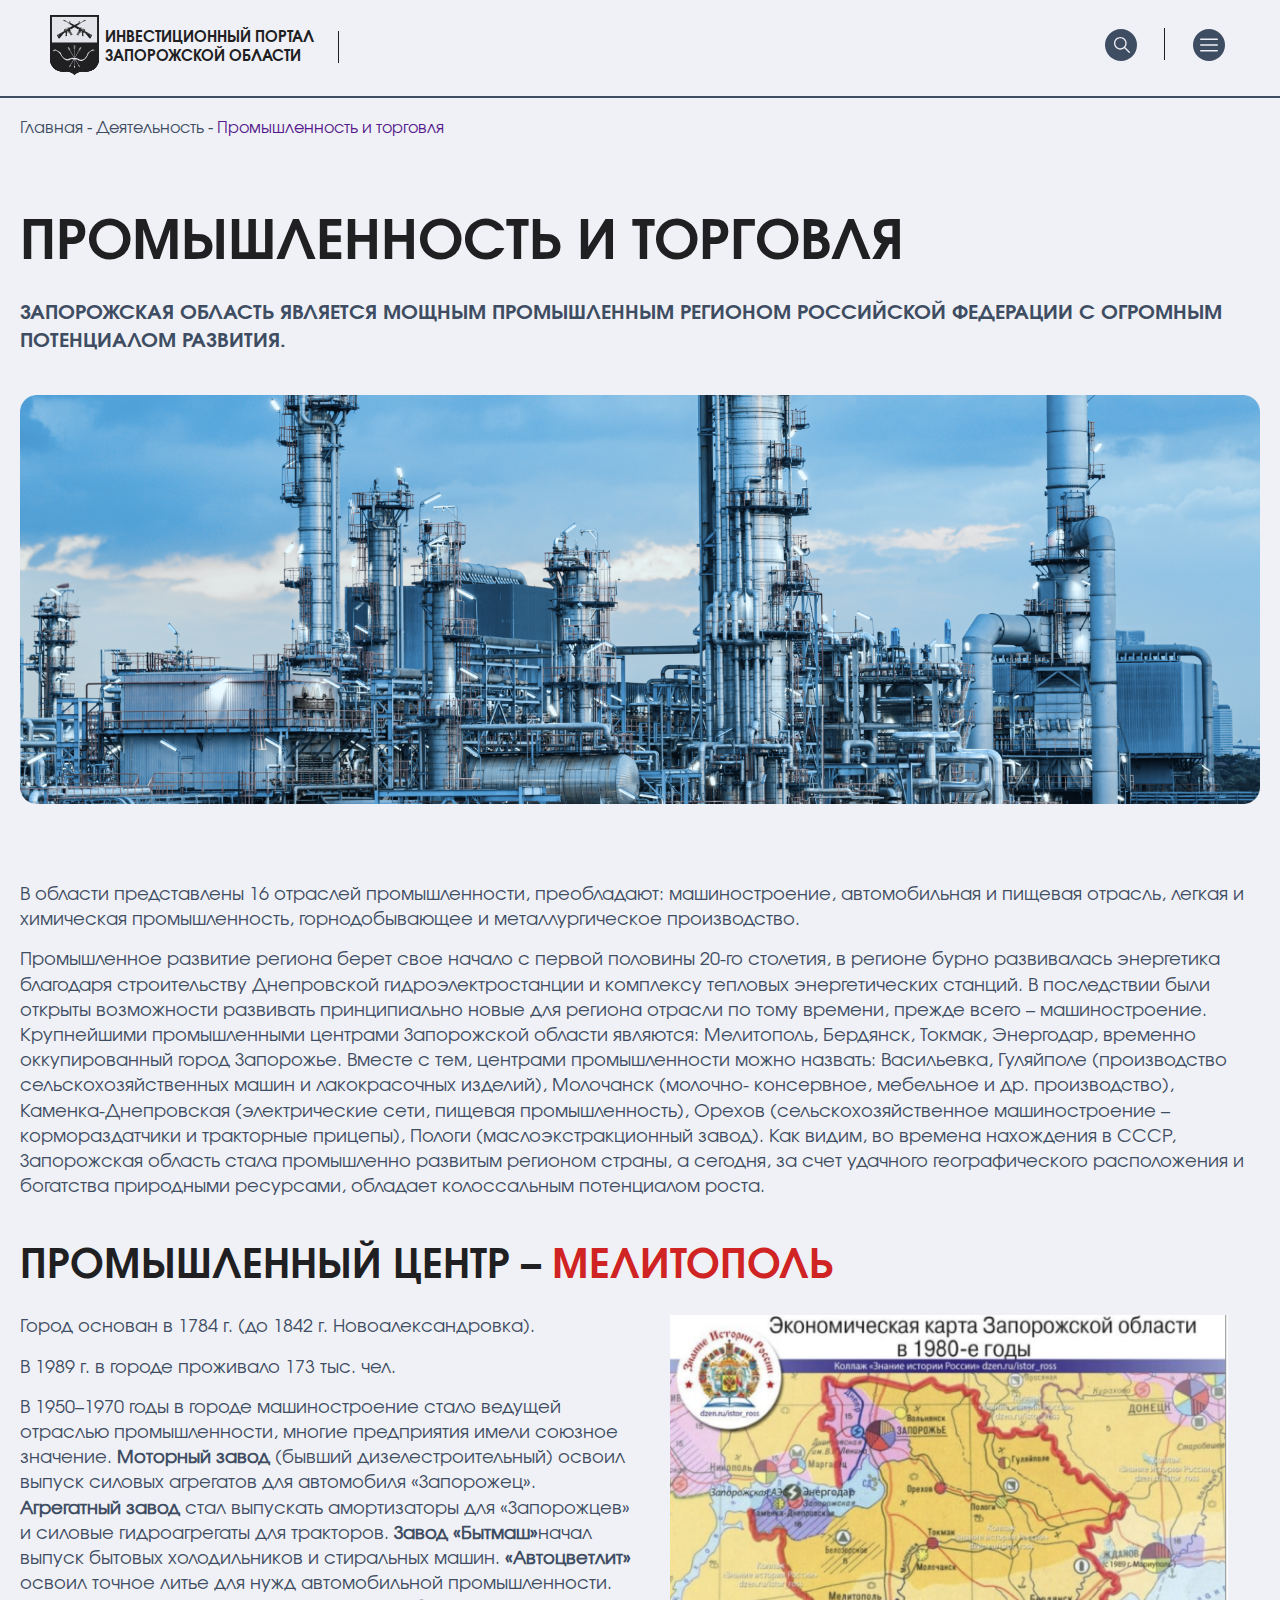
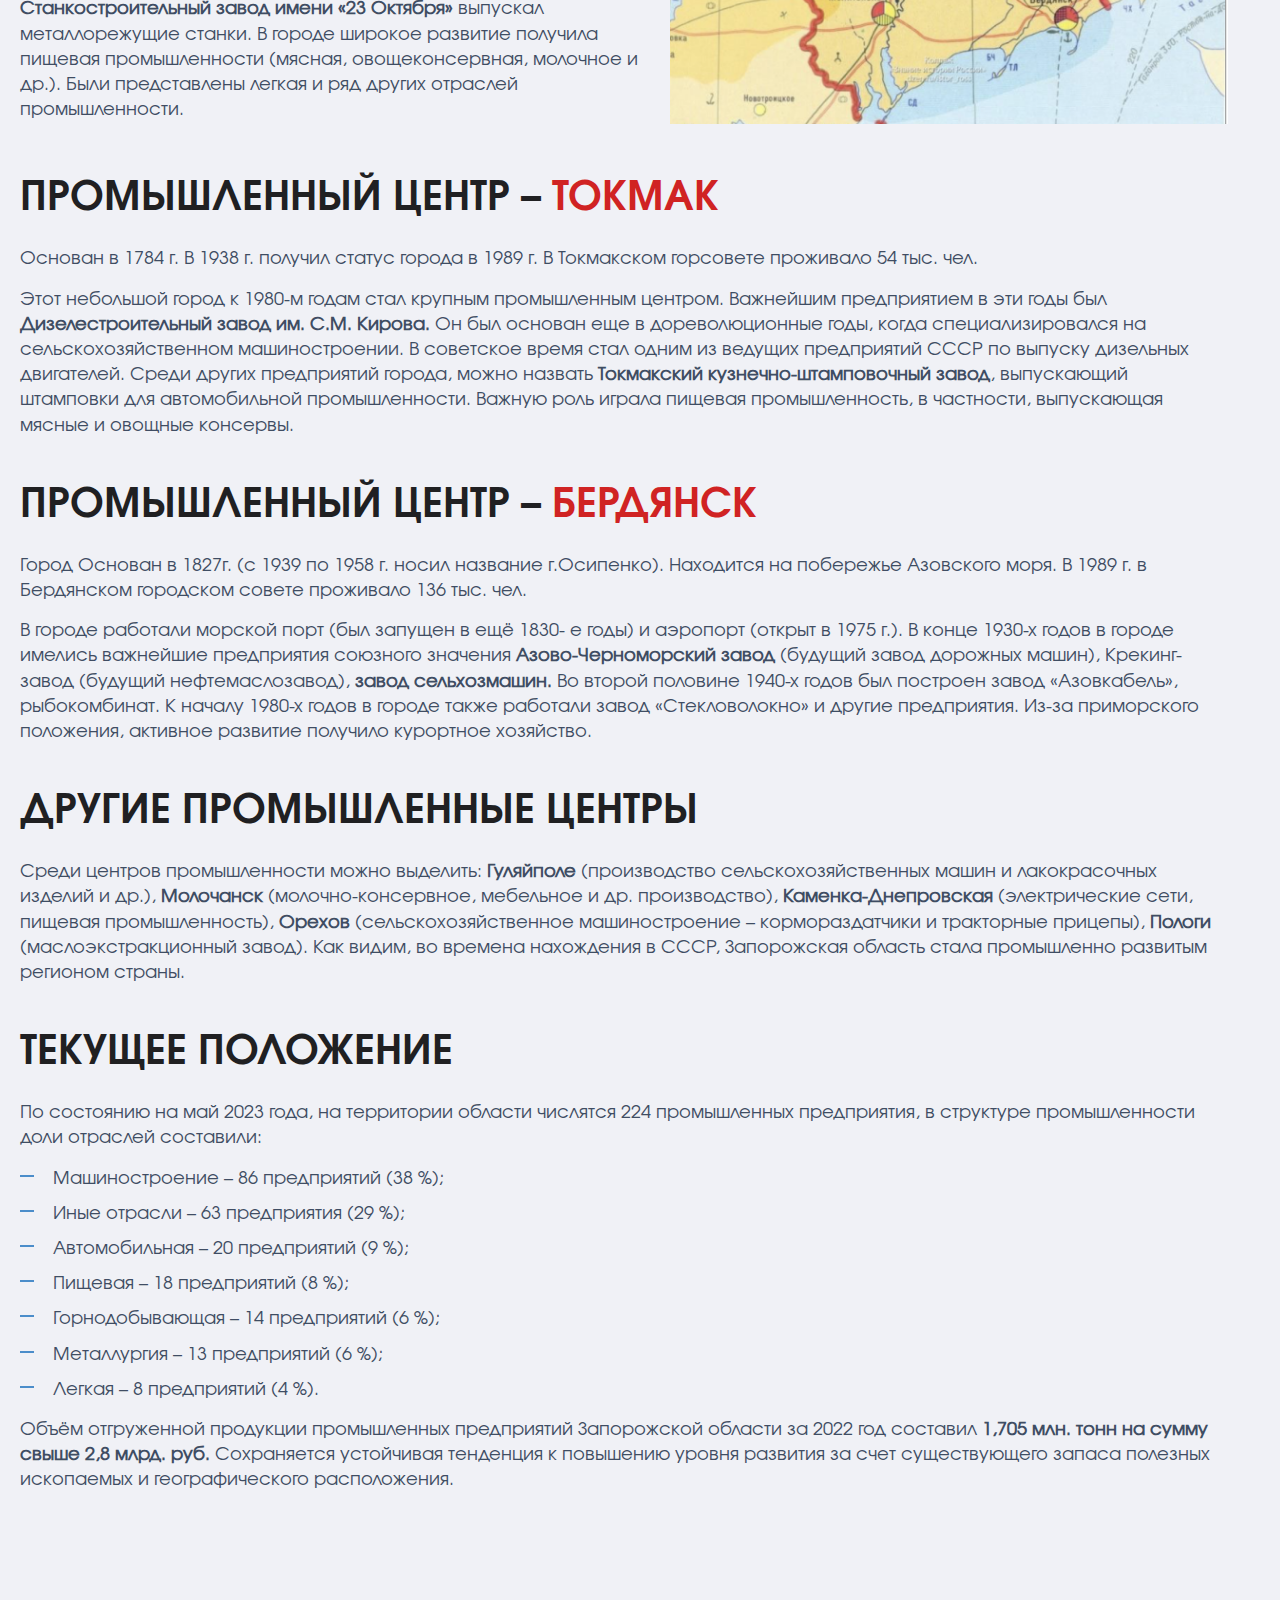
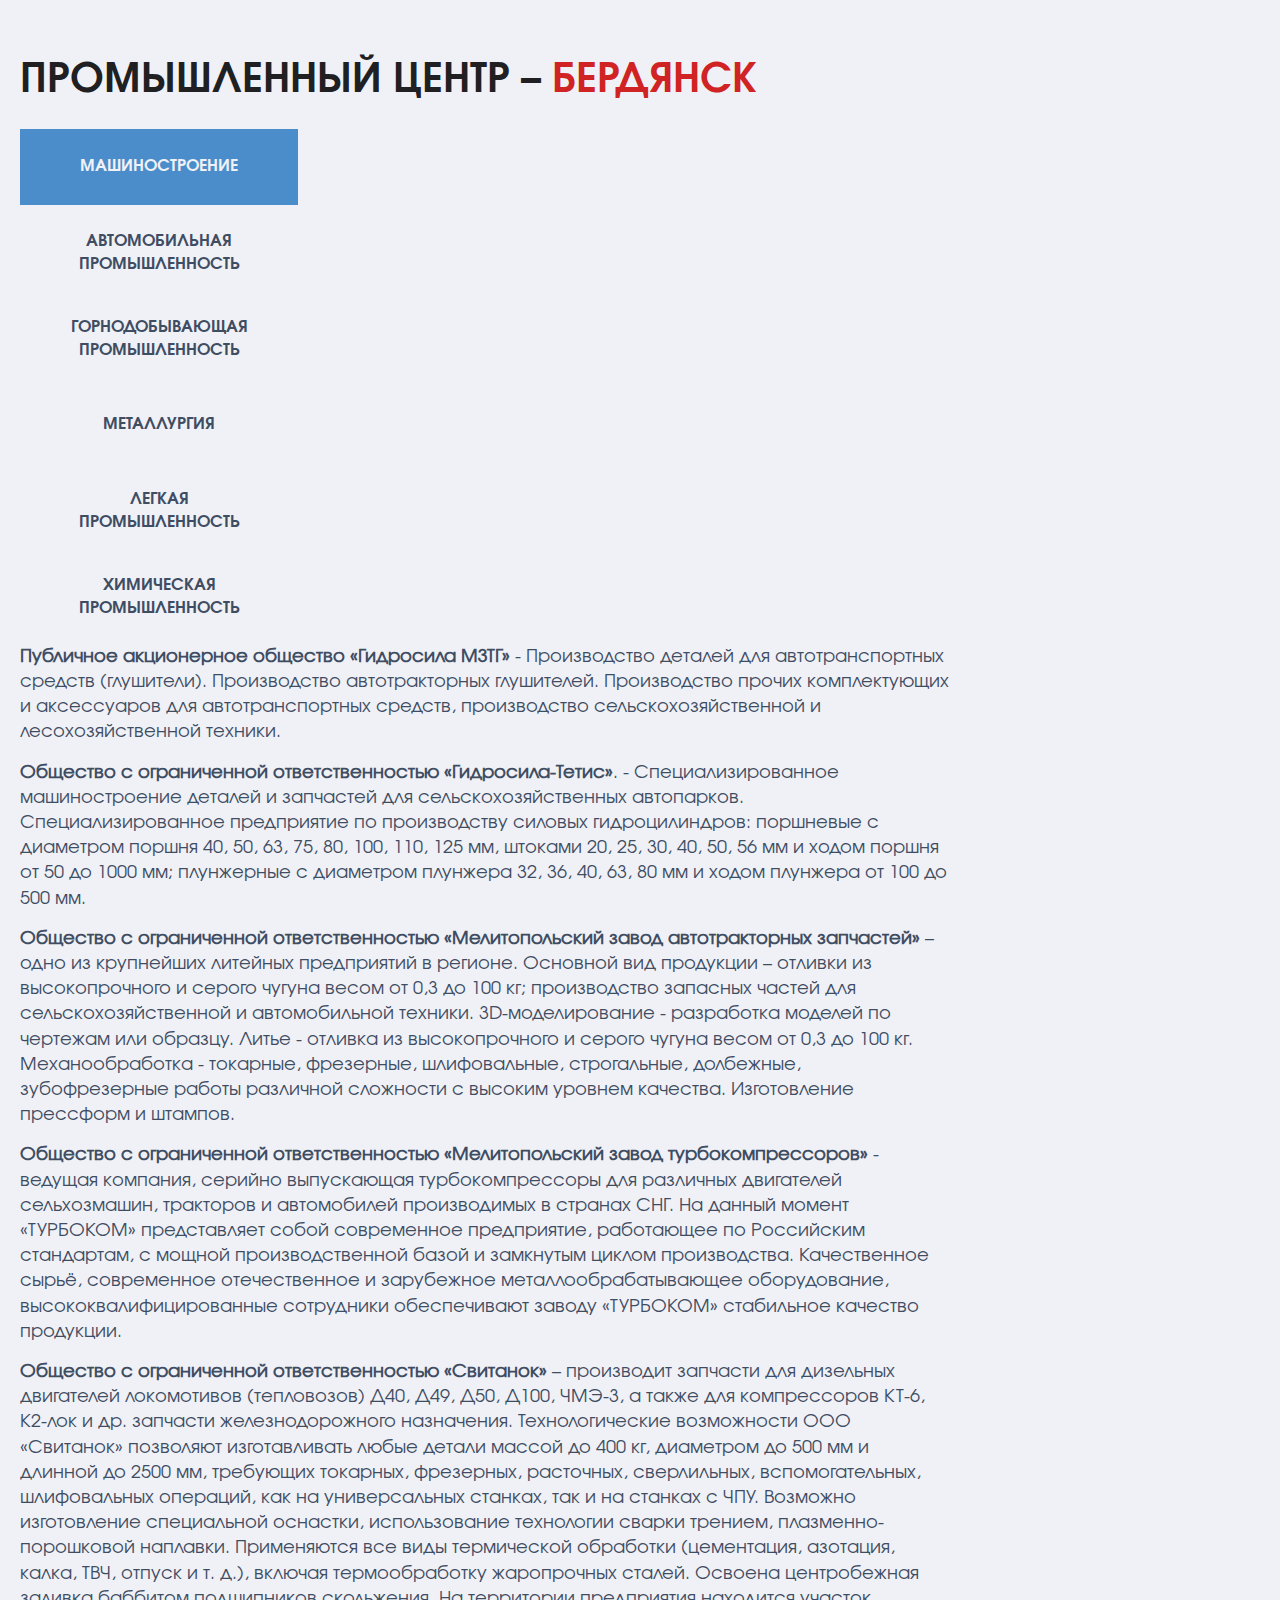
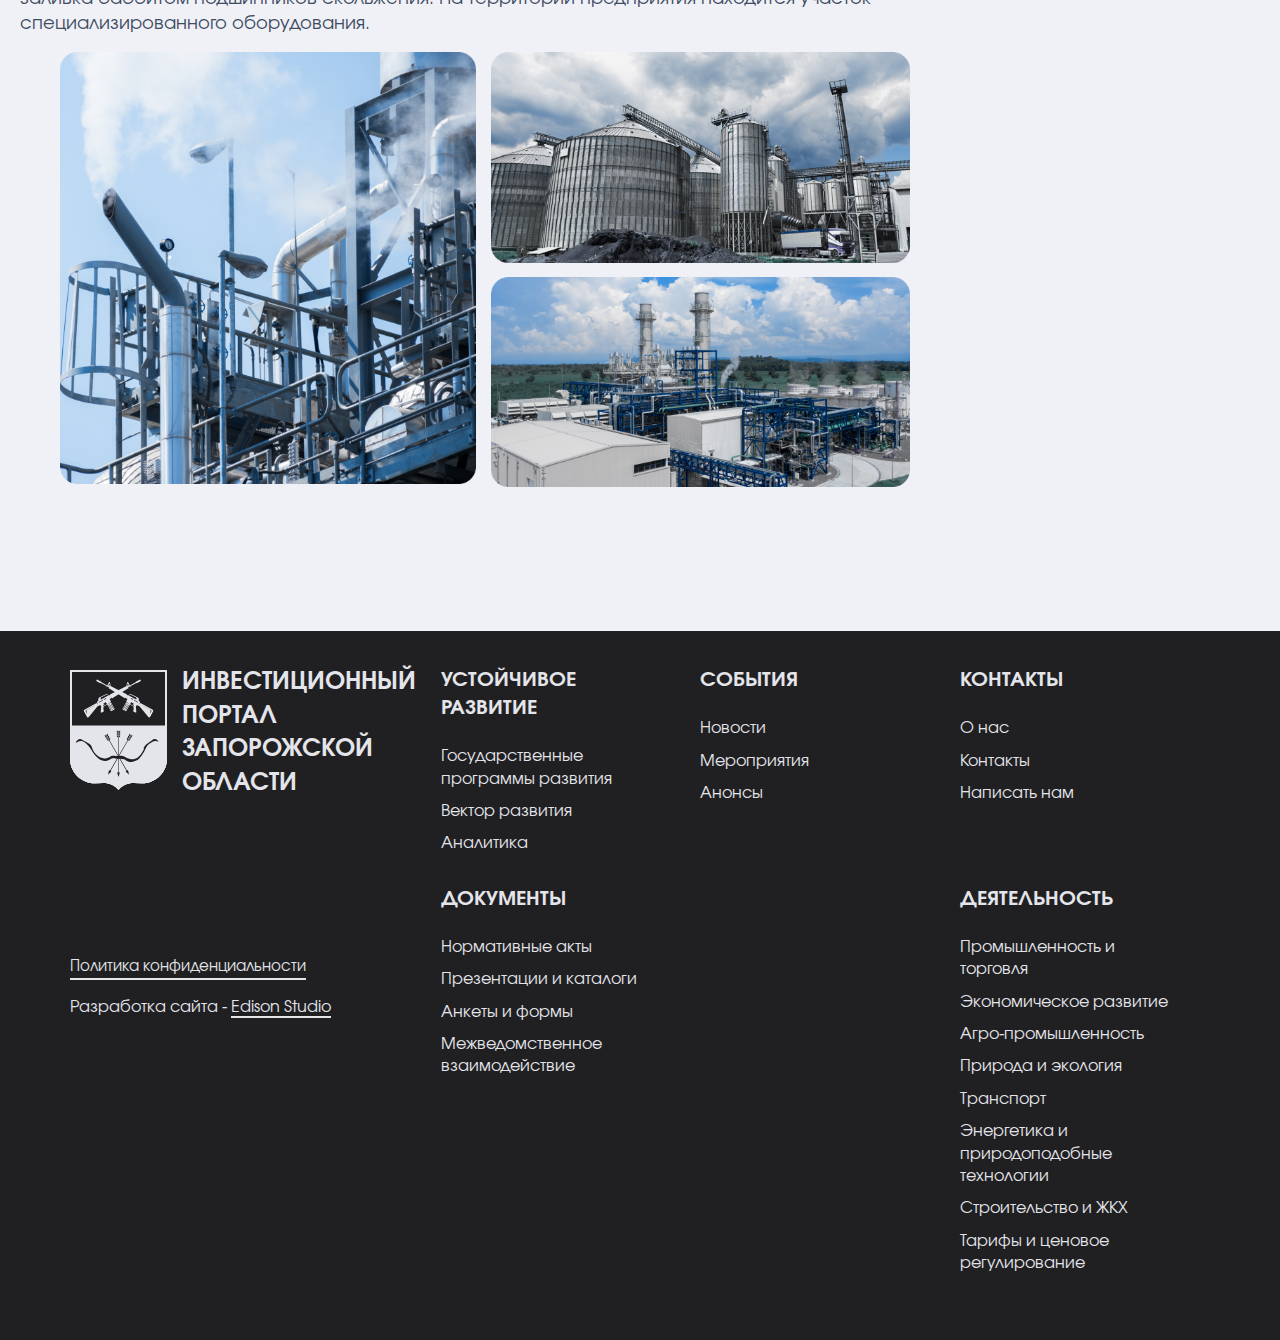
<file: index.html>
<!DOCTYPE html>
<html lang="ru">
  <head>
    <meta charset="utf-8">
    <meta http-equiv="X-UA-Compatible" content="IE=edge">
    <meta name="viewport" content="width=device-width, initial-scale=1">
    <!-- The above 3 meta tags *must* come first in the head; any other head content must come *after* these tags -->
    <title></title>

    <!-- CSS -->
    <link href="css/main.css" rel="stylesheet">
    <link href="css/media.css" rel="stylesheet">

    <link href="slick/slick.css" rel="stylesheet">
    <link href="slick/slick-theme.css" rel="stylesheet">
    <!-- HTML5 shim and Respond.js for IE8 support of HTML5 elements and media queries -->
    <!-- WARNING: Respond.js doesn't work if you view the page via file:// -->
    <!--[if lt IE 9]>
      <script src="https://oss.maxcdn.com/html5shiv/3.7.2/html5shiv.min.js"></script>
      <script src="https://oss.maxcdn.com/respond/1.4.2/respond.min.js"></script>
    <![endif]-->
  </head>
   
  
  <body>



<nav class="mt-mobile nav-open">
      <div class="mt-munu-mb">          
        <div class="header-navigation-wr">
          <div class="header-navigation">
              sadadasda
          </div>   
        </div>  
      </div>  
    </nav>





<section class="content-background">

    <header>
        <div class="container top-menu">
          <div class="logo-bl">
            <div class="logo-img"><img src="images/logo.svg"></div>
            <div class="ligo-text">Инвестиционный портал<br> Запорожской области</div>
          </div>
          <div class="header-menu">
            <nav>
              <ul class="menu-is">
                <li><a href="">Устойчивое развитие Запорожской области</a></li>
                <li><a href="">События</a></li>
                <li><a href="">Деятельность</a></li>
                <li><a href="">Документы</a></li>
                <li><a href="">Контакты</a></li>
              </ul>
            </nav>
          </div>



          <div class="menu-wrpap">
              <div class="but-is"><button><img src="images/loupe.svg"></button></div>
                <div class="burger">
                      <i>
                        <img src="images/menu-img.svg">
                      </i>
                      <i>
                        <img src="images/menu-img.svg">
                      </i> 
                </div>
            </div>
          </div>


    </header>

    <div class="container">
      <div class="crambs-bl">Главная - Деятельность - <a href="">Промышленность и торговля</a></div>
    </div>   


    <section class="baner-wrap">
      <div class="container">
            <div class="tit-baner">Промышленность и торговля</div>
            <div class="text-baner">Запорожская область является мощным промышленным регионом Российской Федерации с огромным потенциалом развития.</div>
            <div class="baner-img"><img src="images/main.png"></div>
      </div>
    </section> 

    <section class="text-bl">
      <div class="textr-bl-is">
          <p>В области представлены 16 отраслей промышленности, преобладают: машиностроение, автомобильная и пищевая отрасль, легкая и химическая промышленность, горнодобывающее и металлургическое производство.</p>
          <p>Промышленное развитие региона берет свое начало с первой половины 20-го столетия, в регионе бурно развивалась энергетика благодаря строительству Днепровской гидроэлектростанции и комплексу тепловых энергетических станций. В последствии были открыты возможности развивать принципиально новые для региона отрасли по тому времени, прежде всего – машиностроение. Крупнейшими промышленными центрами Запорожской области являются: Мелитополь, Бердянск, Токмак, Энергодар, временно оккупированный город Запорожье. Вместе с тем, центрами промышленности можно назвать: Васильевка, Гуляйполе (производство сельскохозяйственных машин и лакокрасочных изделий), Молочанск (молочно- консервное, мебельное и др. производство), Каменка-Днепровская (электрические сети, пищевая промышленность), Орехов (сельскохозяйственное машиностроение – кормораздатчики и тракторные прицепы), Пологи (маслоэкстракционный завод). Как видим, во времена нахождения в СССР, Запорожская область стала промышленно развитым регионом страны, а сегодня, за счет удачного географического расположения и богатства природными ресурсами, обладает колоссальным потенциалом роста.</p>
      </div>

      <div class="tit-text">Промышленный центр – <span>Мелитополь</span></div>
      <div class="city-wrap">
        <div class="city-text">
          <p>Город основан в 1784 г. (до 1842 г. Новоалександровка). </p>
          <p>В 1989 г. в городе проживало 173 тыс. чел. </p>
          <p>В 1950–1970 годы в городе машиностроение стало ведущей отраслью промышленности, многие предприятия имели союзное значение. <span>Моторный завод</span> (бывший дизелестроительный) освоил выпуск силовых агрегатов для автомобиля «Запорожец». <span>Агрегатный завод</span> стал выпускать амортизаторы для «Запорожцев» и силовые гидроагрегаты для тракторов. <span>Завод «Бытмаш»</span>начал выпуск бытовых холодильников и стиральных машин. <span>«Автоцветлит»</span> освоил точное литье для нужд автомобильной промышленности. <span>Станкостроительный завод имени «23 Октября»</span> выпускал металлорежущие станки. В городе широкое развитие получила пищевая промышленности (мясная, овощеконсервная, молочное и др.). Были представлены легкая и ряд других отраслей промышленности.</p>
        </div>
        <div class="city-img"><img src="images/map.png"></div>
      </div>

      <div class="tit-text">Промышленный центр –<span> Токмак</span></div>

       <div class="city-text is">
         <p>Основан в 1784 г. В 1938 г. получил статус города в 1989 г. В Токмакском горсовете проживало 54 тыс. чел.</p>
         <p>Этот небольшой город к 1980-м годам стал крупным промышленным центром. Важнейшим предприятием в эти годы был <span>Дизелестроительный завод им. С.М. Кирова.</span> Он был основан еще в дореволюционные годы, когда специализировался на сельскохозяйственном машиностроении. В советское время стал одним из ведущих предприятий СССР по выпуску дизельных двигателей. Среди других предприятий города, можно назвать <span>Токмакский кузнечно-штамповочный завод</span>, выпускающий штамповки для автомобильной промышленности. Важную роль играла пищевая промышленность, в частности, выпускающая мясные и овощные консервы.</p>
       </div>

       <div class="tit-text">Промышленный центр – <span>Бердянск</span></div>

       <div class="city-text is">
         <p>Город Основан в 1827г. (с 1939 по 1958 г. носил название г.Осипенко). Находится на побережье Азовского моря. В 1989 г. в Бердянском городском совете проживало 136 тыс. чел.</p>
         <p>В городе работали морской порт (был запущен в ещё 1830- е годы) и аэропорт (открыт в 1975 г.). В конце 1930-х годов в городе имелись важнейшие предприятия союзного значения <span>Азово-Черноморский завод</span> (будущий завод дорожных машин), Крекинг-завод (будущий нефтемаслозавод), <span>завод сельхозмашин.</span> Во второй половине 1940-х годов был построен завод «Азовкабель», рыбокомбинат. К началу 1980-х годов в городе также работали завод «Стекловолокно» и другие предприятия. Из-за приморского положения, активное развитие получило курортное хозяйство.</p>
       </div>

       <div class="tit-text">Другие промышленные центры</div>

       <div class="city-text is">
         <p>Среди центров промышленности можно выделить: <span>Гуляйполе</span> (производство сельскохозяйственных машин и лакокрасочных изделий и др.), <span>Молочанск</span> (молочно-консервное, мебельное и др. производство), <span>Каменка-Днепровская</span> (электрические сети, пищевая промышленность), <span>Орехов</span> (сельскохозяйственное машиностроение – кормораздатчики и тракторные прицепы), <span>Пологи</span> (маслоэкстракционный завод). Как видим, во времена нахождения в СССР, Запорожская область стала промышленно развитым регионом страны.</p>
       </div>

       <div class="tit-text">Текущее положение</div>

       <div class="city-text is">
         <p>По состоянию на май 2023 года, на территории области числятся 224 промышленных предприятия, в структуре промышленности доли отраслей составили:</p>

         <ul>
           <li>Машиностроение – <span>86 предприятий (38 %);</span></li>
           <li>Иные отрасли – <span>63 предприятия (29 %);</span></li>
           <li>Автомобильная – <span>20 предприятий (9 %);</span></li>
           <li>Пищевая – <span>18 предприятий (8 %);</span></li>
           <li>Горнодобывающая – <span>14 предприятий (6 %);</span></li>
           <li>Металлургия – <span>13 предприятий (6 %);</span></li>
           <li>Легкая – 8 предприятий (4 %).</li>
         </ul>

         <p>Объём отгруженной продукции промышленных предприятий Запорожской области за 2022 год составил <span>1,705 млн. тонн на сумму свыше 2,8 млрд. руб.</span> Сохраняется устойчивая тенденция к повышению уровня развития за счет существующего запаса полезных ископаемых и географического расположения.</p>
       </div>



    </section>

    <section class="indast-wrap">

          <div class="container">
            <div class="tit-text">Промышленный центр – <span>Бердянск</span></div>






            <div class="formtab-block">
            <div class="tabs-wrap">
              <ul class="tabs">
                <li class="tab-link current" data-tab="tab-1">Машиностроение</li>
                <li class="tab-link" data-tab="tab-2">Автомобильная<br> промышленность</li>
                <li class="tab-link" data-tab="tab-3">Горнодобывающая<br> промышленность</li>
                <li class="tab-link" data-tab="tab-4">Металлургия</li>
                <li class="tab-link" data-tab="tab-5">Легкая<br> промышленность</li>
                <li class="tab-link" data-tab="tab-6">Химическая<br> промышленность</li>
                
              </ul>
            </div>  
            
                <div id="tab-1" class="tab-content current">
                  <p><span>Публичное акционерное общество «Гидросила МЗТГ»</span> - Производство деталей для автотранспортных средств (глушители). Производство автотракторных глушителей. Производство прочих комплектующих и аксессуаров для автотранспортных средств, производство сельскохозяйственной и лесохозяйственной техники.</p>
                  <p><span>Общество с ограниченной ответственностью «Гидросила-Тетис»</span>. - Специализированное машиностроение деталей и запчастей для сельскохозяйственных автопарков. Специализированное предприятие по производству силовых гидроцилиндров: поршневые с диаметром поршня 40, 50, 63, 75, 80, 100, 110, 125 мм, штоками 20, 25, 30, 40, 50, 56 мм и ходом поршня от 50
до 1000 мм; плунжерные с диаметром плунжера 32, 36, 40, 63, 80 мм и ходом
плунжера от 100 до 500 мм.</p><p><span>Общество с ограниченной ответственностью «Мелитопольский завод автотракторных запчастей»</span> – одно из крупнейших литейных предприятий в регионе. Основной вид продукции – отливки из высокопрочного и серого чугуна весом от 0,3 до 100 кг; производство запасных частей для сельскохозяйственной и автомобильной техники. 3D-моделирование - разработка моделей по чертежам или образцу. Литье - отливка из высокопрочного и серого чугуна весом от 0,3 до 100 кг. Механообработка - токарные, фрезерные, шлифовальные, строгальные, долбежные, зубофрезерные работы различной сложности с высоким уровнем качества. Изготовление прессформ и штампов.</p>
<p><span>Общество с ограниченной ответственностью «Мелитопольский завод турбокомпрессоров»</span> - ведущая компания, серийно выпускающая турбокомпрессоры для различных двигателей сельхозмашин, тракторов и автомобилей производимых в странах СНГ. На данный момент «ТУРБОКОМ» представляет собой современное предприятие, работающее по Российским стандартам, с мощной производственной базой и замкнутым циклом производства. Качественное сырьё, современное отечественное и зарубежное металлообрабатывающее оборудование, высококвалифицированные сотрудники обеспечивают заводу «ТУРБОКОМ» стабильное качество продукции.</p>
<p><span>Общество с ограниченной ответственностью «Свитанок»</span> – производит запчасти для дизельных двигателей локомотивов (тепловозов) Д40, Д49, Д50, Д100, ЧМЭ-3, а также для компрессоров КТ-6, К2-лок и др. запчасти железнодорожного назначения. Технологические возможности ООО «Свитанок» позволяют изготавливать любые детали массой до 400 кг, диаметром до 500 мм и длинной до 2500 мм, требующих токарных, фрезерных, расточных, сверлильных, вспомогательных, шлифовальных операций, как на универсальных станках, так и на станках с ЧПУ. Возможно изготовление специальной оснастки, использование технологии сварки трением, плазменно-порошковой наплавки. Применяются все виды термической обработки (цементация, азотация, калка, ТВЧ, отпуск и т. д.), включая термообработку жаропрочных сталей. Освоена центробежная заливка баббитом подшипников скольжения. На территории предприятия находится участок специализированного оборудования.</p>
                  <div class="galer-tab">
                    <div class="galer-img is"><img src="images/sphere-1.png"></div>
                    <div class="galer-img"><img src="images/sphere-2.png"><img src="images/sphere-3.png"></div>
                    
                  </div>
                </div>
                <div id="tab-2" class="tab-content">
                  <p><span>Общество с ограниченной ответственностью МЗАТГ «ЮТАС»</span> - является предприятием, занимающим лидирующие позиции по производству глушителей и выхлопных систем для легковых автомобилей и сельскохозяйственной техники различных марок. МЗАТГ «ЮТАС» начало свою деятельность в 2000 году. Предприятие, динамично развивается, постоянно внедряет новые технологиив систему производства глушителей и выхлопных систем. Более 350 видов продукции: глушители, трубы выхлопных систем, выпускные и приёмные трубы и т.д. Специалисты имеют большой опыт работы, покупателю представлена продукция, как из стандартного черного метала, так и более качественного алюминизированного металла ALCOT (алюмокремний).</p>
                  <p><span>Общество с ограниченной ответственностью «Мелитопольский автогидроагрегат»</span> - Крупнейший в странах СНГ производитель гидравлических распределителей и гидроцилиндров для гидросистем тракторов, сельскохозяйственных и других мобильных машин. C 2004-го года на предприятии "МЗТГ" функционирует система управления качеством, сертифицированная по международному стандарту серии ISO 9001:2000. Внедряется система управления производственным процессом Kaizen. Основные виды производства: заготовительное производство, мехобработка, термообработка и гальваника, сборочное производство, инструментальное (для производства специальных инструментов и оснастки), экспериментальное производство.</p>
                  <div class="galer-tab">
                    <div class="galer-img-is"><img src="images/sphere-4.png"></div>
                    <div class="galer-img-is"><img src="images/sphere-5.png"></div>
                  </div>
                </div>
                <div id="tab-3" class="tab-content">ASsSs</div>
                <div id="tab-4" class="tab-content">ASsSs</div>
                <div id="tab-5" class="tab-content">ASsSs</div>
                <div id="tab-6" class="tab-content">ASsSs</div>
         
            </div>












          </div>
    </section>











   


    <footer>

      <div class="container">
        <div class="foter-wrap">

          <div class="logo-in">
              <div class="logo-wrap">
                  <div class="logo-fut">
                    <div class="logo-fut-img"><img src="images/logo-fut.svg"></div>
                    <div class="logo-fut-text">Инвестиционный<br> портал Запорожской<br> области</div>
                  </div>
                  <div class="polise-bl">
                    <a class="pol-is" href="">Политика конфиденциальности</a>
                    <div class="web-is">Разработка сайта - <a href="">Edison Studio</a></div>
                  </div>
              </div>
          </div>    
          <div class="menu-in">
                <div class="menu-is-fot">
                  <div class="meny-tit">Устойчивое развитие </div>
                  <ul class="meny-fot">
                    <li><a href="">Государственные программы развития</a></li>
                    <li><a href="">Вектор развития</a></li>
                    <li><a href="">Аналитика</a></li>
                  </ul>
                </div>
                <div class="menu-is-fot">
                  <div class="meny-tit">События</div>
                  <ul class="meny-fot">
                    <li><a href="">Новости</a></li>
                    <li><a href="">Мероприятия</a></li>
                    <li><a href="">Анонсы</a></li>
                  </ul>
                </div>
                <div class="menu-is-fot">
                  <div class="meny-tit">Контакты</div>
                  <ul class="meny-fot">
                    <li><a href="">О нас</a></li>
                    <li><a href="">Контакты</a></li>
                    <li><a href="">Написать нам</a></li>
                  </ul>
                </div>
                <div class="menu-is-fot">
                  <div class="meny-tit">Документы</div>
                  <ul class="meny-fot">
                    <li><a href="">Нормативные акты</a></li>
                    <li><a href="">Презентации и каталоги</a></li>
                    <li><a href="">Анкеты и формы</a></li>
                    <li><a href="">Межведомственное взаимодействие</a></li>
                  </ul>
                </div>

                 <div class="menu-is-fot">
                  <div class="meny-tit">Деятельность</div>
                  <ul class="meny-fot">
                    <li><a href="">Промышленность и торговля</a></li>
                    <li><a href="">Экономическое развитие</a></li>
                    <li><a href="">Агро-промышленность</a></li>
                    <li><a href="">Природа и экология</a></li>
                    <li><a href="">Транспорт</a></li>
                    <li><a href="">Энергетика и природоподобные технологии</a></li>
                    <li><a href="">Строительство и ЖКХ</a></li>
                    <li><a href="">Тарифы и ценовое регулирование</a></li>
                  </ul>
                </div>
            </div>


        </div>
      </div>

    </footer>

</section>    


    <!-- jQuery (necessary for Bootstrap's JavaScript plugins) -->
    <script src="https://ajax.googleapis.com/ajax/libs/jquery/1.11.3/jquery.min.js"></script>
    <!-- Include all compiled plugins (below), or include individual files as needed -->
    <script src="slick/slick.min.js"></script>
    <script src="js/main.js"></script>
  </body>
</html>
</file>
<file: css/main.css>
@font-face {
  font-family: 'Evolventa-Regular';
  src:url('../fonts/Evolventa-Regular.ttf?-kwf309');
  src:url('../fonts/Evolventa-Regular.ttf?#iefix-kwf309') format('embedded-opentype'),
    url('../fonts/Evolventa-Regular.ttf?-kwf309') format('woff'),
    url('../fonts/Evolventa-Regular.ttf?-kwf309') format('truetype'),
    url('../fonts/Evolventa-Regular.ttf?-kwf309#AA-Arial') format('svg');
  font-weight: normal;
  font-style: normal;
}  

@font-face {
  font-family: 'Evolventa-Bold';
  src:url('../fonts/Evolventa-Bold.ttf?-kwf309');
  src:url('../fonts/Evolventa-Bold.ttf?#iefix-kwf309') format('embedded-opentype'),
    url('../fonts/Evolventa-Bold.ttf?-kwf309') format('woff'),
    url('../fonts/Evolventa-Bold.ttf?-kwf309') format('truetype'),
    url('../fonts/Evolventa-Bold.ttf?-kwf309#AA-Arial') format('svg');
  font-weight: normal;
  font-style: normal;
}

@font-face {
  font-family: 'Roboto-Bold';
  src:url('../fonts/Roboto-Bold.ttf?-kwf309');
  src:url('../fonts/Roboto-Bold.ttf?#iefix-kwf309') format('embedded-opentype'),
    url('../fonts/Roboto-Bold.ttf?-kwf309') format('woff'),
    url('../fonts/Roboto-Bold.ttf?-kwf309') format('truetype'),
    url('../fonts/Roboto-Bold.ttf?-kwf309#AA-Arial') format('svg');
  font-weight: normal;
  font-style: normal;
}




* {
  /* box-sizing: border-box; */
}

*::before,
*::after {
  box-sizing: border-box;

}

body {
  background: #F0F1F6;
  margin: 0;
  padding: 0;
  font-family: 'Evolventa-Regular';
  font-size: 16px;
  line-height: 140%;
/* or 22px */


/* additional */
  color: #3F4D63;
}

a {
  text-decoration:none;
  }
a:hover {
  text-decoration:none;
  color:#4B8DCA;
}

ul {
  list-style: none;
  margin: 0;
  padding: 0;
}

.clear {clear:both;}


button {
  border:none;
  background: none;
  box-shadow: unset;
  
}

button:focus {
  outline: none;
  box-shadow: unset;
}

img {
  max-width: 100%;
  height: auto;
}


header {
  padding: 0;
  background: #;
}



.container.top-menu {
    display: flex;
    flex-wrap: wrap;
    padding: 15px 10px 15px 50px;
    border-bottom: 2px solid #3F4D63;
    margin-bottom: 19px;
}

.logo-bl {
    display: flex;
    align-items: center;
    position: relative;
    padding: 0 25px 0 0;
}

.header-menu {
    display: flex;
}

ul.menu-is {
    display: flex;
    align-items: center;
    margin-left: 25px;
    font-family: Evolventa-Regular;
    font-style: normal;
    font-size: 16px;
    line-height: 140%;
    color: #3F4D63;
}

.logo-img {
    margin-right: 6px;
}

.logo-bl:before {
    position: absolute;
    right: 0;
    top: 16px;
    content: '';
    width: 1px;
    height: 32px;
    background: #202022;
}

.container {padding: 0px 50px 0px 50px;}

nav ul.menu-is li a {margin-right: 25px;}

ul.menu-is li:last-child {
    margin-right: 0;
}

.ligo-text {
    font-family: Evolventa-Bold;
    font-style: normal;
    font-weight: 700;
    font-size: 15px;
    line-height: 125%;
    text-transform: uppercase;
    color: #202022;
}

ul.menu-is li:hover {
    color: #4B8DCA;
}



footer {

}



/*BURGER*/

.mt-munu-mb {
  padding: 0 0 0 0;
}



.burger {
  position: relative;
  top: 0;
  right: 0;
  display: none !important;
  color: #23f0ff;
  cursor: pointer;
  z-index: 12;
  display: flex;
}
.burger i:nth-of-type(1) {
  display: block;
}
.burger i:nth-of-type(2) {
  display: none;
}
.burger.burger-open {
  color: #2a3255;
}
.burger.burger-open i:nth-of-type(1) {
  display: none;
}
.burger.burger-open i:nth-of-type(2) {
  display: block;
}

.body-open  {
  overflow: auto;
}

.mt-mobile {
  position: absolute;
  top: 99px;
  z-index: 11;
  left: 0;
  right: 0;
  height: auto;
  width: auto;
  padding: 45px 23px 27px 23px;
  background: #fff;
  transition: 0.5s ease all;
  clip-path: circle(100%);
}


.mt-mobile.nav-open {
  clip-path: circle(0px at 100% 0px);
}

.burger i svg {

}

.header-navigation {
  overflow: auto;
}

.burger-ul {

}

.burger {
      display: block !important;
  }

.mt-munu-mb .header-navigation-wr {
      display: block !important;
}

/*--------------------------*/

.menu-wrpap {
    position: absolute;
    display: flex;
    align-items: center;
    right: 55px;
    top: 28px;
}

.but-is {
    position: relative;
    margin-right: 50px;
}

.but-is:before {
    position: absolute;
    left: 65px;
    top: 0;
    content: '';
    width: 1px;
    height: 32px;
    background: #202022;
}

.but-is button{
    cursor:pointer;
}

section.content-background {
  max-width: 1920px;
  margin: 0 auto;
}

nav {
    display: flex;
}

.crambs-bl {
    margin-bottom: 67px;
}

.tit-baner {
    font-size: 54px;
    line-height: 72px;
    text-transform: uppercase;
    color: #202022;
    font-family: 'Evolventa-Bold';
    margin-bottom: 20px;
}

.text-baner {
    font-size: 20px;
    line-height: 140%;
    text-transform: uppercase;
    color: #3F4D63;
    font-family: 'Evolventa-Bold';
    margin-bottom: 40px;
}

section.text-bl {
  width: 1203px;
  margin: 0 auto;
}

section.text-bl {
  font-size: 18px;
  line-height: 140%;
  color: #3F4D63;
}


.city-wrap {
  display: flex;
  flex-wrap: wrap;
  margin-bottom: 40px;
}

.city-text {
  width: 50%;
  margin-right: 30px;
}

.city-img {
  width: 45%;
}

.tit-text {
  font-family: 'Evolventa-Bold';
  font-size: 40px;
  line-height: 53px;
  text-transform: uppercase;
  color: #202022;
  margin-bottom: 22px;
}

section.text-bl p {
  margin: 0 0 15px;
}

.baner-img {
  margin-bottom: 53px;
}

section.text-bl p:last-child {
    margin: 0;
}

.textr-bl-is {
    margin-bottom: 40px;
}

.tit-text span {
    color: #D02323;
}

.city-text p span {
  font-weight: bold;
}

.city-text.is {
  width: auto;
  margin-bottom: 40px;
}

.city-text.is ul li {
    position: relative;
    padding: 0 0 0 33px;
    margin-bottom: 10px;
}

.city-text.is ul li:before {
    position: absolute;
    left: 0;
    top: 8px;
    content: '';
    width: 14px;
    height: 2px;
    background: #4B8DCA;
}

.city-text.is ul li:last-child {
    margin-bottom: 0;
}

.city-text.is ul {
    margin-bottom: 15px;
}


.tab-content.current {
    display: block;
}

.formtab-block {
    display: flex;
    flex-wrap: wrap;
}

.tab-content {
    display: none;
}

li.tab-link {
    text-align: center;
    width: 278px;
    height: 76px;
    margin: 0 0 10px;
    display: flex;
    align-items: center;
    justify-content: center;
    font-family: 'Evolventa-Bold';
    text-transform: uppercase;
    cursor: pointer;
}

.tabs-wrap {
    margin-right: 33px;
}

li.tab-link.current {
    background: #4B8DCA;
    color: #F0F1F6;
}

.tab-content {
    width: 75%;
}

.tab-content p {
    width: 100%;
    margin: 0 0 15px;
}

.galer-tab {
    display: flex;
    flex-wrap: wrap;
    justify-content: center;
}

.tab-content p span {
    font-weight: bold;
}

.galer-img.is {
    width: 44.7%;
    margin-right: 15px;
}

.galer-img {
    width: 45%;
}

.galer-img img {
    margin-bottom: 6px;
}

.galer-img-is {
    width: 49%;
    margin-right: 15px;
}

.galer-img-is:last-child {
    margin-right: 0;
}

footer {
    margin-top: 130px;
    background: #202022;
    padding: 35px 50px;
}

.tab-content {
    font-size: 18px;
    line-height: 140%;
}

.logo-fut {
    display: flex;
    align-items: center;
    margin-bottom: 154px;
}

.logo-fut-img {
    margin-right: 15px;
}

.logo-fut-text {
    font-family: 'Evolventa-Bold';
    font-size: 24px;
    line-height: 140%;
    text-transform: uppercase;
    color: #E4E5EA;
}

.foter-wrap {
    display: flex;
}

.meny-tit {
    font-family: 'Evolventa-Bold';
    font-size: 20px;
    line-height: 140%;
    text-transform: uppercase;
    color: #E4E5EA;
    margin-bottom: 23px;
}

.logo-wrap {
}

ul.meny-fot {
    font-family: 'Evolventa-Regular';
    font-size: 16px;
    line-height: 140%;
    color: #E4E5EA;
}

ul.meny-fot li {
    margin-bottom: 10px;
}

.menu-is-fot {
    margin-right: 39px;
}

.menu-is-fot:last-child {
    margin-right: 0;
}

ul.meny-fot li a {
    color: #E4E5EA;
}

a.pol-is {
    position: relative;
    font-size: 15px;
    line-height: 140%;
    color: #E4E5EA;
    margin-bottom: 19px;
    display: inline-block;
}

a.pol-is:before {
    position: absolute;
    left: 0;
    bottom: -3px;
    content: '';
    width: 100%;
    height: 2px;
    background: #E4E5EA;
}

.web-is {
    font-size: 16px;
    line-height: 140%;
    color: #E4E5EA;
}

.web-is a {
    position: relative;
    font-size: 16px;
    color: #E4E5EA;
    display: inline-block;
}

.web-is a:before {
    position: absolute;
    left: 0;
    bottom: 0;
    content: '';
    width: 100%;
    height: 2px;
    background: #E4E5EA;
}

.menu-in {
    display: flex;
}

.logo-in {
    margin-right: 29px;
    width: 40%;
}

.container.top-menu.is {
    margin-bottom: 0;
}

section.map-main {
    margin-bottom: 130px;
}

.slid-img {
    position: relative;
    width: 432px;
    margin-right: 30px;
}

.slid-img:last-child {
    margin-right:0;
}

.slid-text {
    position: absolute;
    bottom: 6px;
    right: 0;
    left: 0;
    text-align: center;
    background: #47608773;
    background-blend-mode: multiply;
    padding: 30px;
    font-family: 'Evolventa-Bold';
    font-size: 26px;
    line-height: 140%;
    text-transform: uppercase;
    color: #F0F1F6;
    border-radius: 0 0 24px 24px;
}

.slid-bl {
    margin-bottom: 130px!important;
}


.indast-wrap {
  margin: 100px 0 0 0;
}
</file>
<file: css/media.css>
@media screen and (max-width: 1480px) {


    .menu-in {
        flex-wrap: wrap;
        justify-content: flex-start;
    }
    
    .menu-is {
        margin-bottom: 30px;
        margin-right: 30px;
    }
    
    .logo-fut-img img {
        width: 97px;
        height: 120px;
        max-width: 97px;
    }
      
    
    .menu-is:last-child {
        margin-right: 0;
        margin-bottom: 0;
    }
    
    .logo-in {
        width: 30%;
    }
    
    .foter-wrap {
        flex-wrap: wrap;
    }
    
    .logo-wrap {
        margin-bottom: 55px;
    }
    
    .menu-is-fot {
        width: 30%;
        margin-bottom: 20px;
        margin-right: 0;
    }
    
    .menu-in {
        width: 65%;
        flex-wrap: wrap;
        justify-content: space-between;
    }
    
    }
    
    @media screen and (max-width: 1352px) {
    
    .header-menu {
        display: none;
    }
    
    section.text-bl {
        width: auto;
        padding: 20px;
    }
    
    .container {
        padding: 0px 20px 0px 20px;
    }
    
    }
    
    
    
    
    @media screen and (max-width: 1230px) {
    
    .logo-in {
        width: 100%;
        margin-bottom: 30px;
        margin-right: 0;
    }
    
    .menu-in {
        /* width: 100%; */
    }
    
    .foter-wrap {
        flex-wrap: wrap;
    }
    
    .tabs-wrap {
        width: 100%;
    }
    
    ul.tabs {
        display: flex;
        flex-wrap: wrap;
    }
    
    .tab-content {
        width: 100%;
    }
    
    }
    
    
    
    @media screen and (max-width: 1024px) {
    
    
    .slid-bl {
       margin-bottom: 20px!important;
    }
    
    section.map-main {
        margin-bottom: 20px;
    }
    
    .mt-mobile {
      position: absolute;
      top: 108px;
      z-index: 11;
      left: 0;
      right: 0;
      height: auto;
      width: auto;
      padding: 45px 23px 27px 23px;
      background: #fff;
      transition: 0.5s ease all;
      clip-path: circle(100%);
    }
    
    .container.top-menu {
        padding: 20px;
    }
    
    footer {
        margin-top: 20px;
        padding: 20px 0;
    }
    
    
    .galer-tab {
        display: flex;
        flex-wrap: wrap;
        justify-content: center;
        text-align: center;
        margin-top: 20px;
    }
    
    .galer-img.is {
        width: 100%;
    }
    
    .galer-img {
        width: 100%;
    }
    
    
    .city-text.is {
        margin-bottom: 20px;
        margin-right: 0;
    }
    
    .city-wrap {
        margin-bottom: 20px;
    }
    
    .textr-bl-is {
        margin-bottom: 20px;
    }
    
    .crambs-bl {
        margin-bottom: 20px;
    }
    
    .tit-baner {
        font-size: 22px;
        line-height: 29px;
    }
    
    .text-baner {
        font-size: 18px;
    }
    
    .text-baner {
        margin-bottom: 20px;
    }
    
    .baner-img {
        margin-bottom: 0px;
    }
    
    .tit-text {
        font-size: 20px;
    }
    
    section.text-bl {
        font-size: 16px;
    }
    
      
    }
    
    /* ÑÑ‚Ð¸Ð»Ð¸ Ð´Ð»Ñ sm-ÑƒÑÑ‚Ñ€Ð¾Ð¹ÑÑ‚Ð² */
    @media screen and (max-width: 992px) {
    
    .galer__tit {
        font-size: 20px;
    }
    
      
    }
    
    
    /* Ipad*/ 
    @media screen and (max-width: 888px) {
    
    .menu-is {
        width: 100%;
    }
    
    .city-text {
        width: 100%;
        margin-bottom: 20px;
        margin-right: 0;
    }
    
    .city-img {
        width: 100%;
        text-align: center;
    }
    
    ul.tabs {
        width: 100%;
        justify-content: space-between;
    }
    
    .tabs-wrap {
        margin-right: 0;
    }
    
    li.tab-link {
        width: 30%;
    }
    
    .slid-text{
        font-size: 17px;
        padding: 10px;
    }
    
    
    }
    
    
    /* Ipad mini*/ 
    @media screen and (max-width: 640px) {
    
    .menu-wrpap {
        right: 0;
    }
    
    .but-is:before {
        background: transparent;
    }
    
    .but-is {
        margin-right: 0;
    }
    
    .logo-fut {
        margin-bottom: 20px;
    }
    
    .logo-fut-text {
        font-size: 16px;
    }
    
    .logo-fut-img img {
        max-width: 100%;
        width: auto;
        height: auto;
    }
    
    .menu-is-fot {
        width: 100%;
    }
    
    li.tab-link {
        width: 45%;
        padding: 0 5px;
        font-size: 14px;
    }
    
    }
    
    /* Galaxy S8+*/ 
    @media screen and (max-width: 480px) {
    
    .logo-bl {
        padding: 0;
    }
    
    .logo-bl:before {
        background: transparent;
    }
    
    .ligo-text {
        font-size: 12px;
    }
    
    .slid-bl {
        text-align: center;
        margin: 0 auto;
    }
    
    .slid-img {
        margin-right: 0;
    }
    
      
    }
    
    /* Galaxy*/ 
    @media screen and (max-width: 415px) {
        .tab-content {
            font-size: 15px;
            line-height: 140%;
        }
    }
    
    
    /* Iphone 6.7.8 */ 
    @media screen and (max-width: 375px) {
    
    }
    
    /* Iphone 5.5SE */ 
    @media screen and (max-width: 320px) {
    
    
    
    }
</file>
